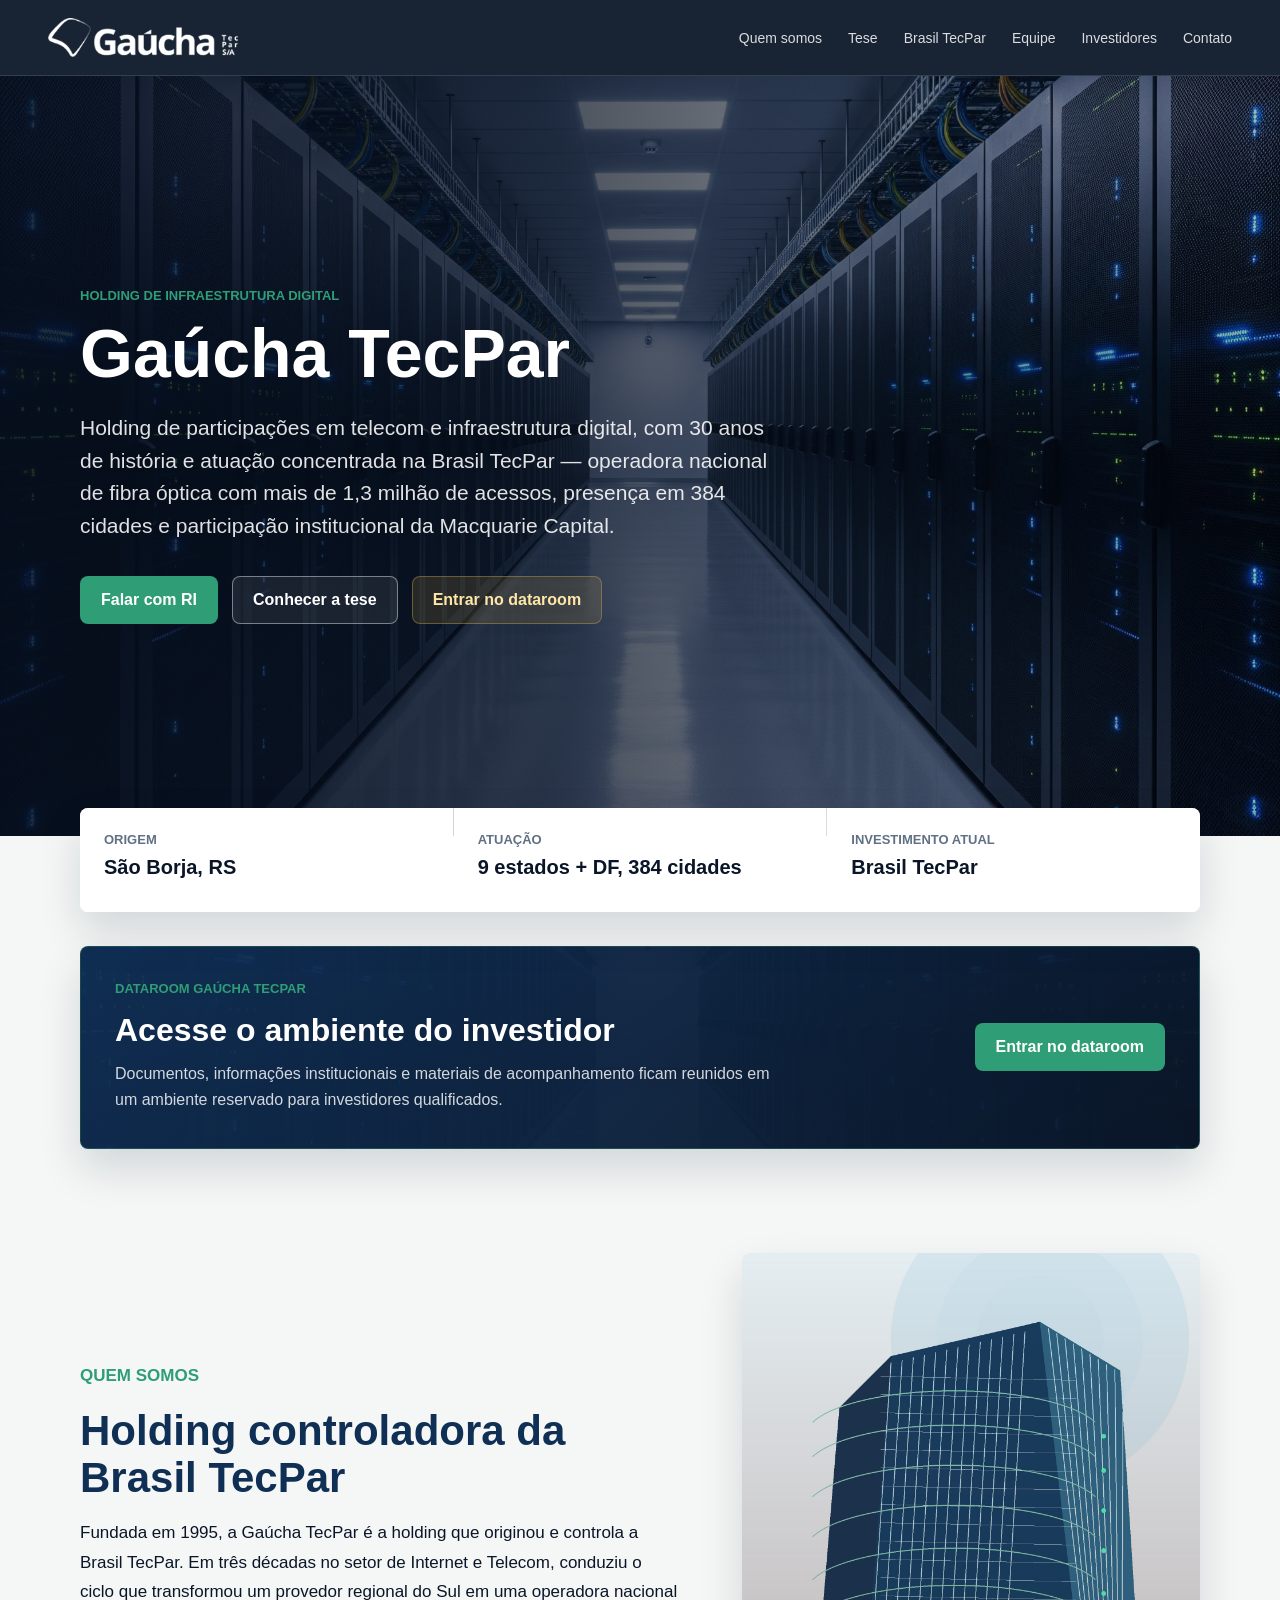
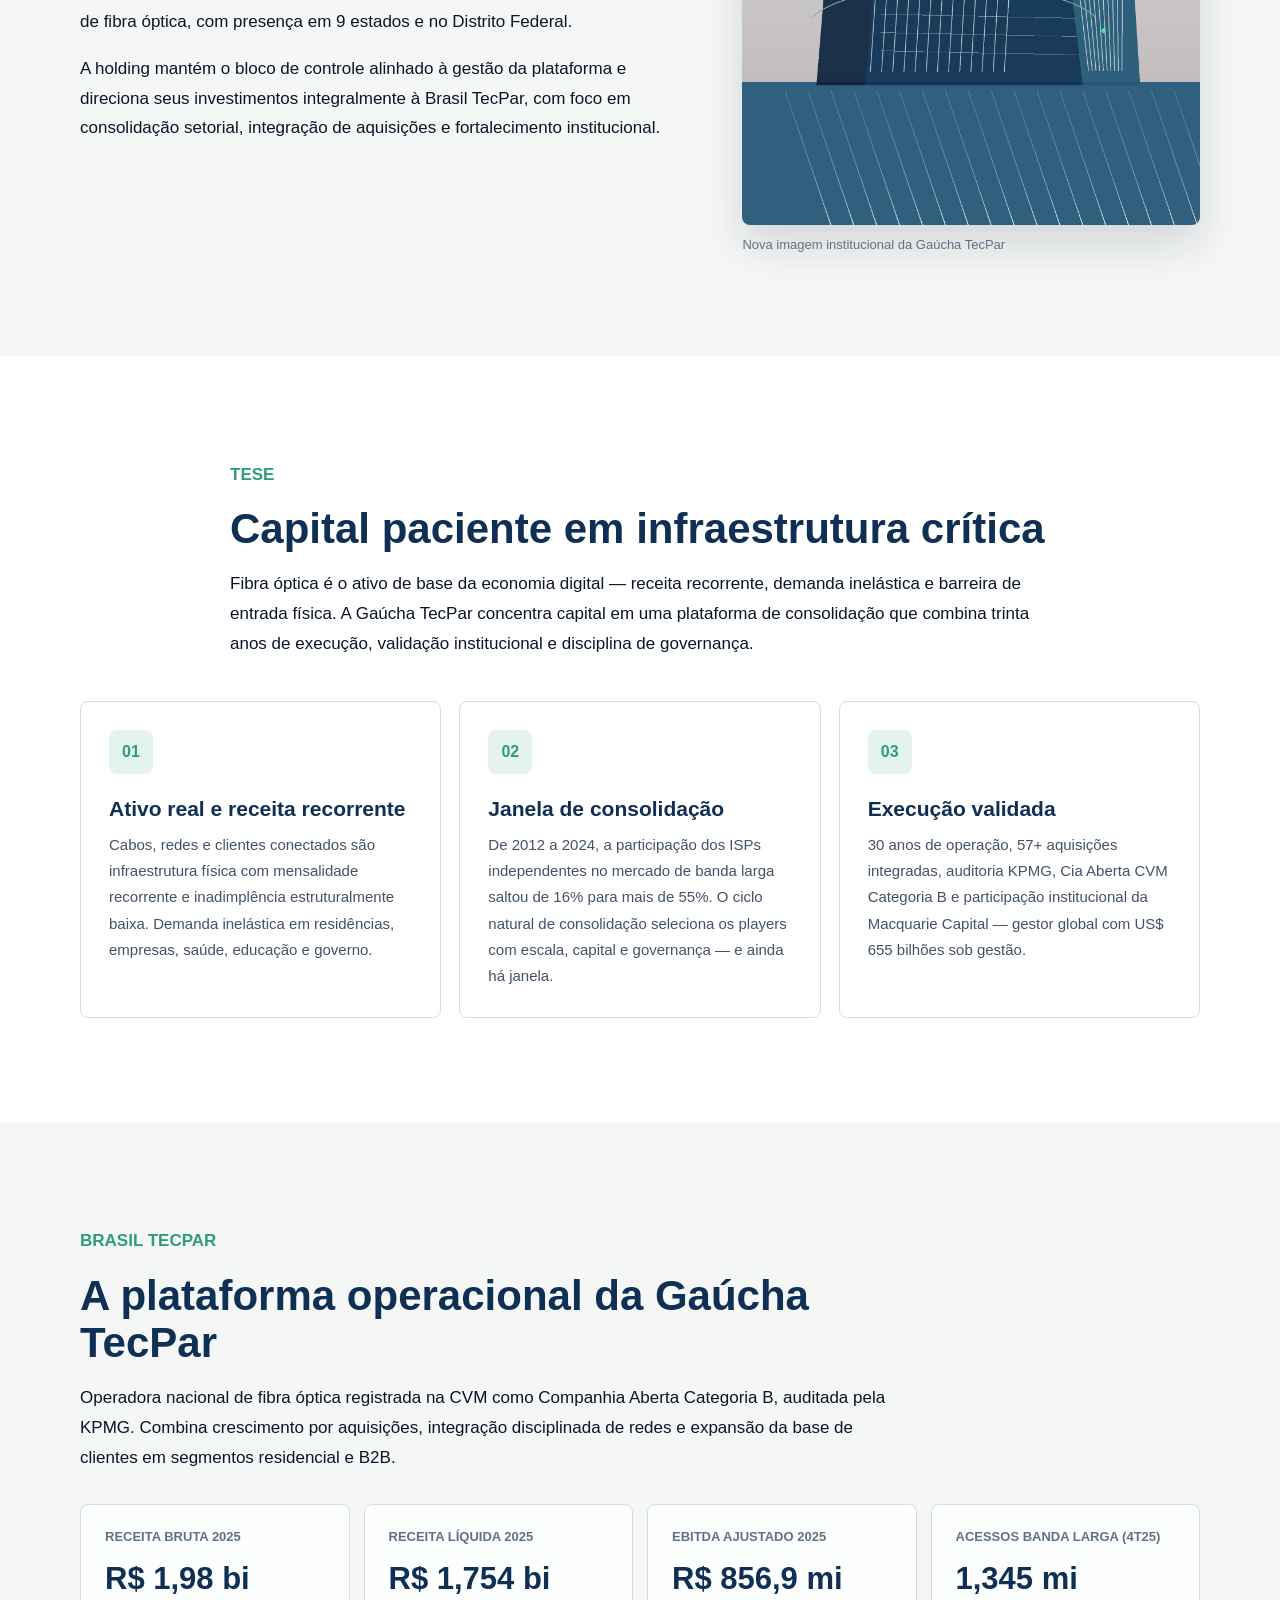
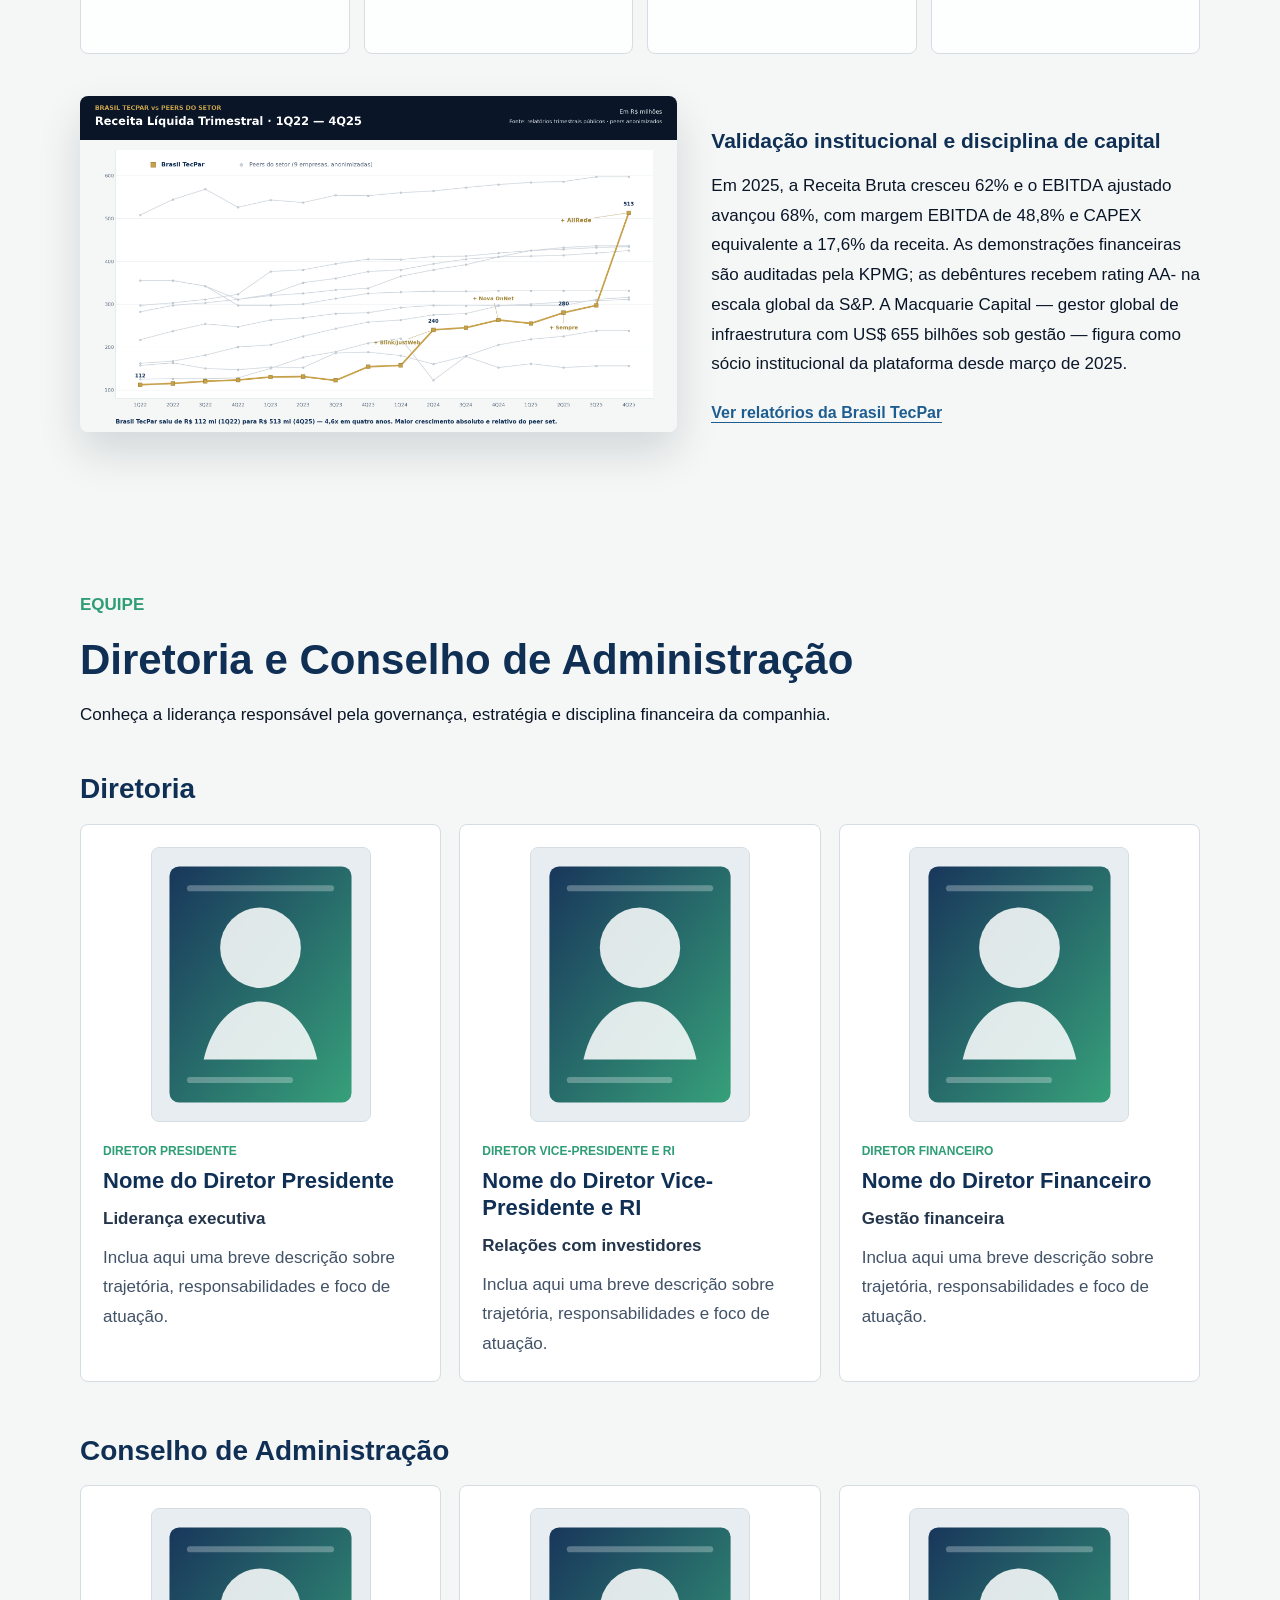
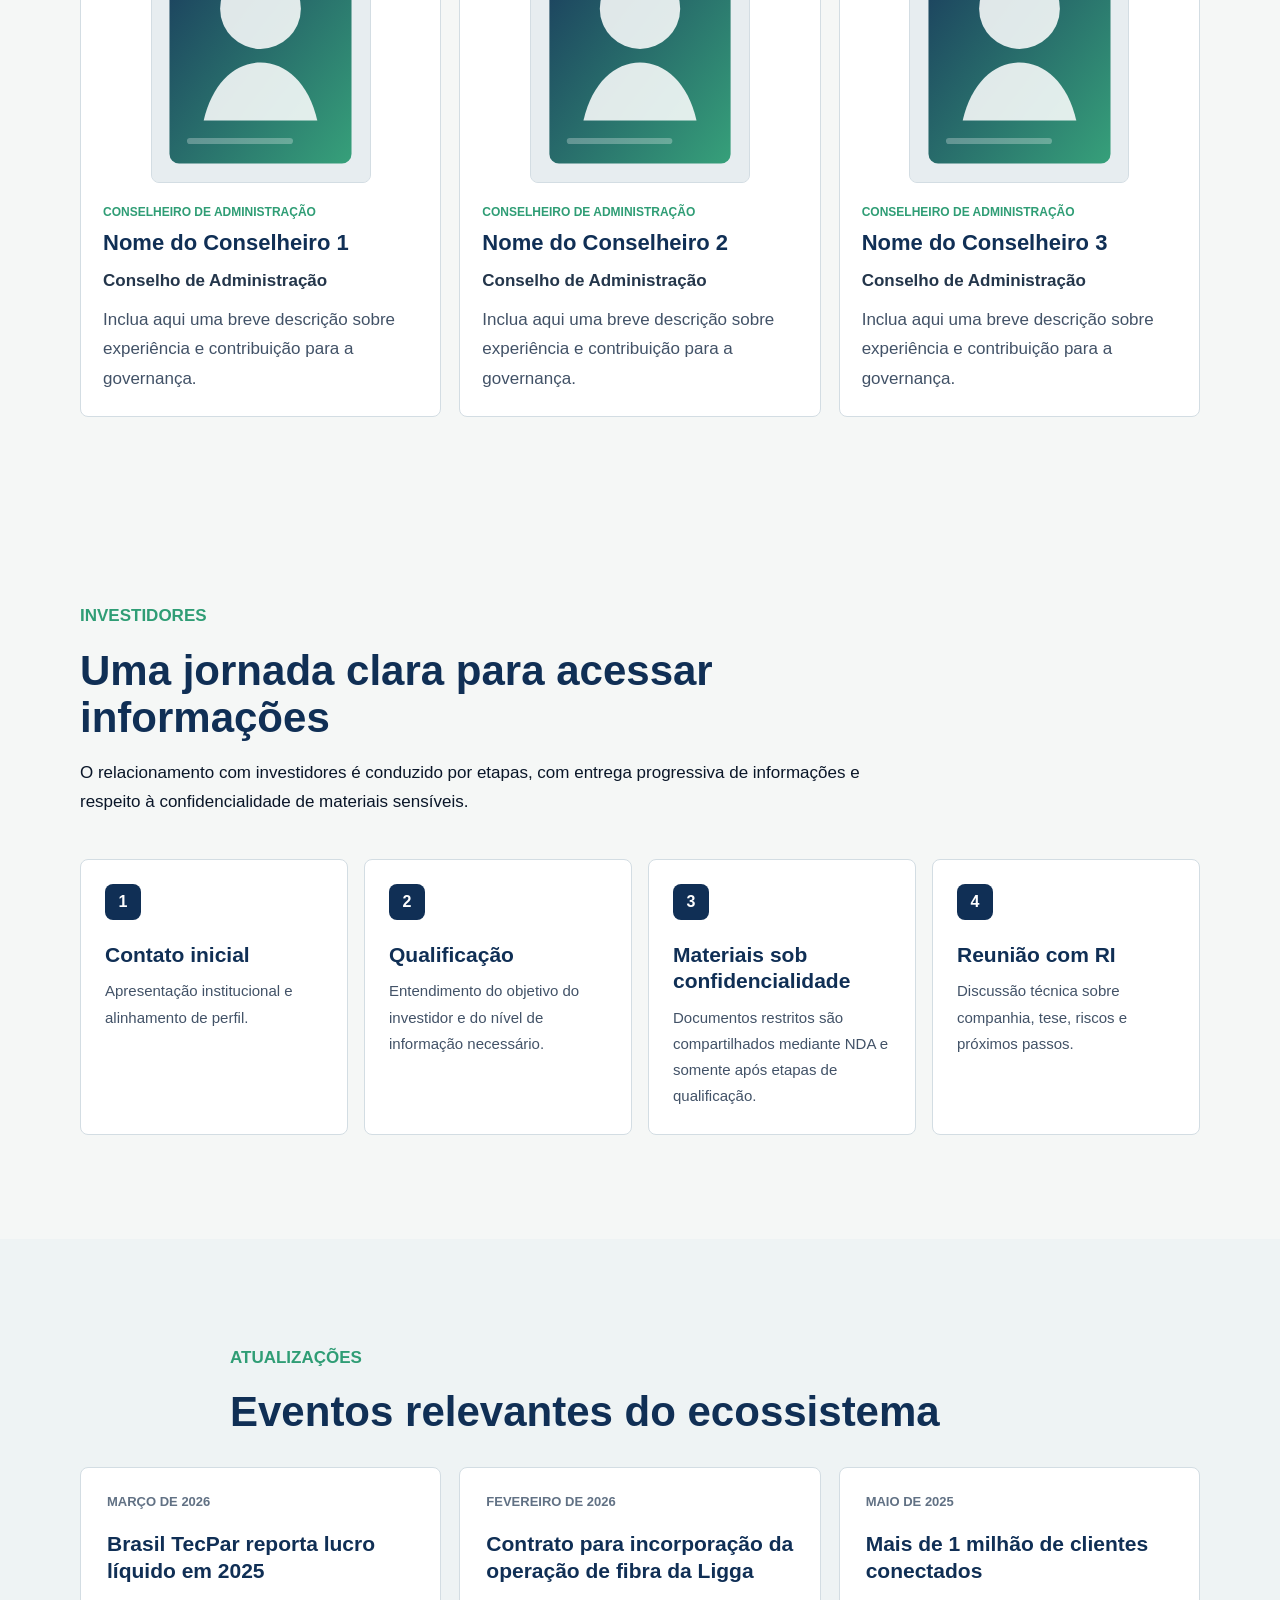
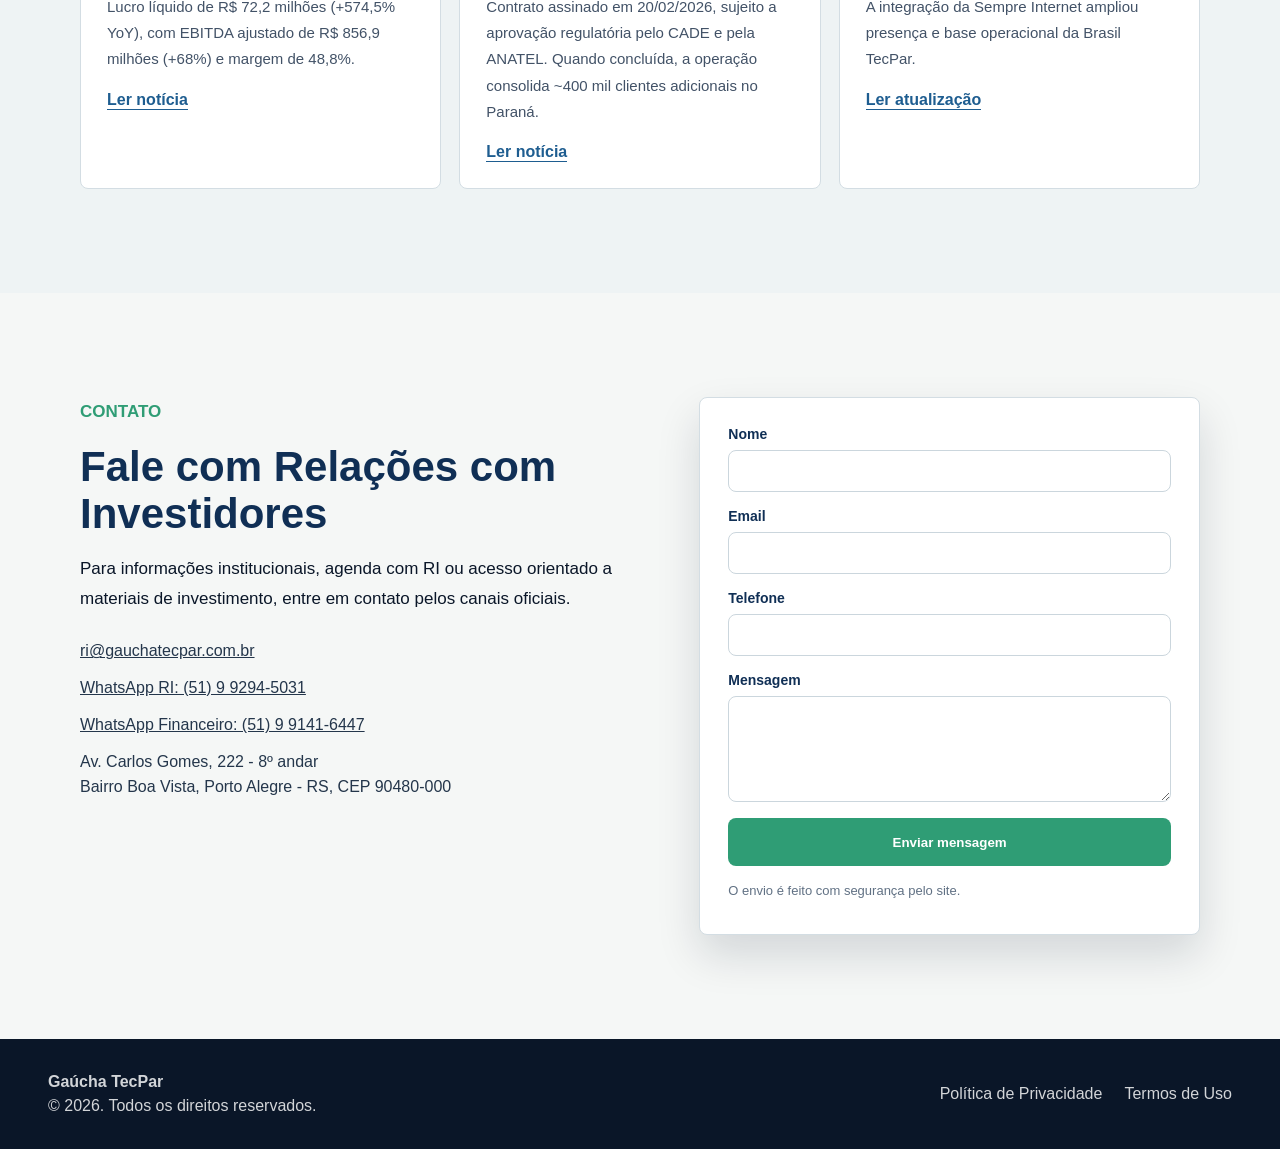
<file: index.html>
<!doctype html>
<html lang="pt-BR">
  <head>
    <meta charset="utf-8">
    <meta name="viewport" content="width=device-width, initial-scale=1">
    <meta name="description" content="Gaúcha TecPar: holding de participação em telecom e infraestrutura digital, com foco atual na Brasil TecPar." data-content-attr="site.description:content">
    <title data-content="site.title">Gaúcha TecPar | Investimentos em telecom e infraestrutura digital</title>
    <link rel="stylesheet" href="styles.css">
  </head>
  <body>
    <header class="site-header" data-header>
      <a class="brand" href="#topo" aria-label="Gaúcha TecPar">
        <img src="assets/logo-gauchatecpar.png" alt="Gaúcha TecPar">
      </a>

      <button class="menu-toggle" type="button" aria-expanded="false" aria-controls="site-nav" data-menu-toggle>
        <span></span>
        <span></span>
        <span></span>
      </button>

      <nav id="site-nav" class="site-nav" data-nav>
        <a href="#quem-somos">Quem somos</a>
        <a href="#tese">Tese</a>
        <a href="#brasil-tecpar">Brasil TecPar</a>
        <a href="#equipe">Equipe</a>
        <a href="#investidores">Investidores</a>
        <a href="#contato">Contato</a>
      </nav>
    </header>

    <main id="topo">
      <section class="hero" aria-label="Gaúcha TecPar">
        <div class="hero-inner">
          <p class="eyebrow" data-content="hero.eyebrow">Investimentos em TI e Telecom</p>
          <h1 data-content="hero.title">Gaúcha TecPar</h1>
          <p class="hero-copy" data-content="hero.copy">
            Holding de participação em telecom e infraestrutura digital. Hoje, seu foco de investimento está na Brasil TecPar, plataforma nacional de conectividade, data centers, telefonia e entretenimento.
          </p>
          <div class="hero-actions" aria-label="Ações principais">
            <a class="button primary" href="#contato" data-content="hero.primaryCta">Falar com RI</a>
            <a class="button secondary" href="#tese" data-content="hero.secondaryCta">Conhecer a tese</a>
            <a class="button dataroom-button" href="https://dataroom-gauchatecpar.nuvolahost.com.br/investidor" target="_blank" rel="noreferrer" data-content="dataroom.cta">Entrar no dataroom</a>
          </div>
        </div>
      </section>

      <section class="signal-bar" aria-label="Resumo institucional">
        <div class="signal-item">
          <span data-content="signals.origin.label">Origem</span>
          <strong data-content="signals.origin.value">Porto Alegre, RS</strong>
        </div>
        <div class="signal-item">
          <span data-content="signals.strategy.label">Estratégia</span>
          <strong data-content="signals.strategy.value">Telecom e infraestrutura digital</strong>
        </div>
        <div class="signal-item">
          <span data-content="signals.investment.label">Investimento atual</span>
          <strong data-content="signals.investment.value">Brasil TecPar</strong>
        </div>
      </section>

      <section class="dataroom-callout" aria-label="Dataroom Gaúcha TecPar">
        <div>
          <p class="section-label" data-content="dataroom.label">Dataroom Gaúcha TecPar</p>
          <h2 data-content="dataroom.title">Acesse o ambiente do investidor</h2>
          <p data-content="dataroom.copy">
            Documentos, informações institucionais e materiais de acompanhamento ficam reunidos em um ambiente reservado para investidores qualificados.
          </p>
        </div>
        <a class="button primary" href="https://dataroom-gauchatecpar.nuvolahost.com.br/investidor" target="_blank" rel="noreferrer" data-content="dataroom.cta">Entrar no dataroom</a>
      </section>

      <section id="quem-somos" class="section split-section">
        <div class="section-copy">
          <p class="section-label" data-content="about.label">Quem somos</p>
          <h2 data-content="about.title">A holding que deu origem à Brasil TecPar</h2>
          <p data-content="about.copy1">
            A Gaúcha TecPar foi a semente que deu origem à Brasil TecPar. Com base sólida no setor de Internet e Telecom, a holding direciona hoje seus investimentos exclusivamente para a Brasil TecPar, consolidando sua presença nacional em soluções de conectividade, data centers, telefonia e entretenimento.
          </p>
          <p data-content="about.copy2">
            A estratégia combina visão empreendedora, disciplina de consolidação e exposição a um mercado essencial para residências, empresas e comunidades.
          </p>
        </div>
        <figure class="media-panel">
          <img src="assets/gauchatecpar-sede-digital.jpg" alt="Imagem institucional da nova presença da Gaúcha TecPar">
          <figcaption data-content="about.caption">Nova imagem institucional da Gaúcha TecPar</figcaption>
        </figure>
      </section>

      <section id="tese" class="section thesis-section">
        <div class="section-heading">
          <p class="section-label" data-content="thesis.label">Tese</p>
          <h2 data-content="thesis.title">Participar da consolidação de um setor essencial</h2>
          <p data-content="thesis.copy">
            Banda larga, fibra óptica, serviços digitais e infraestrutura de dados formam uma das camadas críticas da economia moderna. A Gaúcha TecPar organiza sua atuação para capturar esse crescimento por meio de uma plataforma operacional em escala.
          </p>
        </div>

        <div class="thesis-grid">
          <article class="feature-card">
            <span class="feature-index">01</span>
            <h3 data-content="thesis.cards.0.title">Mercado fragmentado</h3>
            <p data-content="thesis.cards.0.copy">
              O setor brasileiro de ISPs segue pulverizado, criando espaço para consolidação por plataformas com capital, governança e capacidade de integração.
            </p>
          </article>
          <article class="feature-card">
            <span class="feature-index">02</span>
            <h3 data-content="thesis.cards.1.title">Receita recorrente</h3>
            <p data-content="thesis.cards.1.copy">
              Conectividade é serviço de uso contínuo, com demanda estrutural em residências, empresas, saúde, educação e governo.
            </p>
          </article>
          <article class="feature-card">
            <span class="feature-index">03</span>
            <h3 data-content="thesis.cards.2.title">Escala operacional</h3>
            <p data-content="thesis.cards.2.copy">
              A Brasil TecPar reúne marcas, rede, clientes e capacidade de execução para crescer em presença nacional e eficiência.
            </p>
          </article>
        </div>
      </section>

      <section id="brasil-tecpar" class="section brasil-section">
        <div class="section-heading compact">
          <p class="section-label" data-content="brasil.label">Brasil TecPar</p>
          <h2 data-content="brasil.title">A plataforma de investimento da Gaúcha TecPar</h2>
          <p data-content="brasil.copy">
            A Brasil TecPar atua com a premissa de crescer de forma sustentável, gerar valor para acionistas e contribuir para as comunidades onde está presente.
          </p>
        </div>

        <div class="metric-grid" aria-label="Indicadores 2025 da Brasil TecPar">
          <div class="metric-card">
            <span data-content="brasil.metrics.0.label">Receita líquida 2025</span>
            <strong data-content="brasil.metrics.0.value">R$ 1,754 bi</strong>
          </div>
          <div class="metric-card">
            <span data-content="brasil.metrics.1.label">EBITDA ajustado 2025</span>
            <strong data-content="brasil.metrics.1.value">R$ 856,9 mi</strong>
          </div>
          <div class="metric-card">
            <span data-content="brasil.metrics.2.label">Acessos banda larga</span>
            <strong data-content="brasil.metrics.2.value">1,345 mi</strong>
          </div>
          <div class="metric-card">
            <span data-content="brasil.metrics.3.label">Cidades atendidas</span>
            <strong data-content="brasil.metrics.3.value">384</strong>
          </div>
        </div>

        <div class="evidence-layout">
          <figure class="dashboard-frame">
            <img src="assets/dashboard-brasiltecpar-legivel.png?v=20260509" alt="Dashboard legível de resultados da Brasil TecPar no segundo trimestre de 2025">
          </figure>
          <div class="evidence-copy">
            <h3 data-content="brasil.evidenceTitle">Governança, escala e disciplina de execução</h3>
            <p data-content="brasil.evidenceCopy">
              A tese se apoia em uma combinação de crescimento orgânico, integração de aquisições e fortalecimento institucional. O foco é preservar uma trajetória de expansão sustentável em um segmento de infraestrutura essencial.
            </p>
            <a class="text-link" href="https://www.brasiltecpar.com.br/relatoriosanuais" target="_blank" rel="noreferrer" data-content="brasil.evidenceLink" data-content-attr="brasil.evidenceUrl:href">Ver relatórios da Brasil TecPar</a>
          </div>
        </div>
      </section>

      <section id="equipe" class="section leadership-section">
        <div class="section-heading">
          <p class="section-label" data-content="team.label">Equipe</p>
          <h2 data-content="team.title">Diretoria e Conselho de Administração</h2>
          <p data-content="team.copy">
            Conheça a liderança responsável pela governança, estratégia e disciplina financeira da companhia.
          </p>
        </div>

        <div class="leadership-group">
          <h3 data-content="team.executives.label">Diretoria</h3>
          <div class="people-grid" aria-label="Diretoria da companhia">
            <article class="person-card">
              <img src="assets/team-placeholder.svg" alt="Nome do Diretor Presidente" data-content-attr="team.executives.members.0.photo:src,team.executives.members.0.name:alt">
              <div class="person-body">
                <span data-content="team.executives.members.0.role">Diretor Presidente</span>
                <h4 data-content="team.executives.members.0.name">Nome do Diretor Presidente</h4>
                <p class="person-caption" data-content="team.executives.members.0.caption">Liderança executiva</p>
                <p class="person-description" data-content="team.executives.members.0.bio|team.executives.members.0.description">Inclua aqui uma breve descrição sobre trajetória, responsabilidades e foco de atuação.</p>
                <a class="person-link" href="" target="_blank" rel="noreferrer" data-content="team.executives.members.0.linkText" data-content-attr="team.executives.members.0.link:href"></a>
              </div>
            </article>
            <article class="person-card">
              <img src="assets/team-placeholder.svg" alt="Nome do Diretor Vice-Presidente e RI" data-content-attr="team.executives.members.1.photo:src,team.executives.members.1.name:alt">
              <div class="person-body">
                <span data-content="team.executives.members.1.role">Diretor Vice-Presidente e RI</span>
                <h4 data-content="team.executives.members.1.name">Nome do Diretor Vice-Presidente e RI</h4>
                <p class="person-caption" data-content="team.executives.members.1.caption">Relações com investidores</p>
                <p class="person-description" data-content="team.executives.members.1.bio|team.executives.members.1.description">Inclua aqui uma breve descrição sobre trajetória, responsabilidades e foco de atuação.</p>
                <a class="person-link" href="" target="_blank" rel="noreferrer" data-content="team.executives.members.1.linkText" data-content-attr="team.executives.members.1.link:href"></a>
              </div>
            </article>
            <article class="person-card">
              <img src="assets/team-placeholder.svg" alt="Nome do Diretor Financeiro" data-content-attr="team.executives.members.2.photo:src,team.executives.members.2.name:alt">
              <div class="person-body">
                <span data-content="team.executives.members.2.role">Diretor Financeiro</span>
                <h4 data-content="team.executives.members.2.name">Nome do Diretor Financeiro</h4>
                <p class="person-caption" data-content="team.executives.members.2.caption">Gestão financeira</p>
                <p class="person-description" data-content="team.executives.members.2.bio|team.executives.members.2.description">Inclua aqui uma breve descrição sobre trajetória, responsabilidades e foco de atuação.</p>
                <a class="person-link" href="" target="_blank" rel="noreferrer" data-content="team.executives.members.2.linkText" data-content-attr="team.executives.members.2.link:href"></a>
              </div>
            </article>
          </div>
        </div>

        <div class="leadership-group">
          <h3 data-content="team.board.label">Conselho de Administração</h3>
          <div class="people-grid" aria-label="Conselho de Administração">
            <article class="person-card">
              <img src="assets/team-placeholder.svg" alt="Nome do Conselheiro 1" data-content-attr="team.board.members.0.photo:src,team.board.members.0.name:alt">
              <div class="person-body">
                <span data-content="team.board.members.0.role">Conselheiro de Administração</span>
                <h4 data-content="team.board.members.0.name">Nome do Conselheiro 1</h4>
                <p class="person-caption" data-content="team.board.members.0.caption">Conselho de Administração</p>
                <p class="person-description" data-content="team.board.members.0.bio|team.board.members.0.description">Inclua aqui uma breve descrição sobre experiência e contribuição para a governança.</p>
                <a class="person-link" href="" target="_blank" rel="noreferrer" data-content="team.board.members.0.linkText" data-content-attr="team.board.members.0.link:href"></a>
              </div>
            </article>
            <article class="person-card">
              <img src="assets/team-placeholder.svg" alt="Nome do Conselheiro 2" data-content-attr="team.board.members.1.photo:src,team.board.members.1.name:alt">
              <div class="person-body">
                <span data-content="team.board.members.1.role">Conselheiro de Administração</span>
                <h4 data-content="team.board.members.1.name">Nome do Conselheiro 2</h4>
                <p class="person-caption" data-content="team.board.members.1.caption">Conselho de Administração</p>
                <p class="person-description" data-content="team.board.members.1.bio|team.board.members.1.description">Inclua aqui uma breve descrição sobre experiência e contribuição para a governança.</p>
                <a class="person-link" href="" target="_blank" rel="noreferrer" data-content="team.board.members.1.linkText" data-content-attr="team.board.members.1.link:href"></a>
              </div>
            </article>
            <article class="person-card">
              <img src="assets/team-placeholder.svg" alt="Nome do Conselheiro 3" data-content-attr="team.board.members.2.photo:src,team.board.members.2.name:alt">
              <div class="person-body">
                <span data-content="team.board.members.2.role">Conselheiro de Administração</span>
                <h4 data-content="team.board.members.2.name">Nome do Conselheiro 3</h4>
                <p class="person-caption" data-content="team.board.members.2.caption">Conselho de Administração</p>
                <p class="person-description" data-content="team.board.members.2.bio|team.board.members.2.description">Inclua aqui uma breve descrição sobre experiência e contribuição para a governança.</p>
                <a class="person-link" href="" target="_blank" rel="noreferrer" data-content="team.board.members.2.linkText" data-content-attr="team.board.members.2.link:href"></a>
              </div>
            </article>
          </div>
        </div>
      </section>

      <section id="investidores" class="section journey-section">
        <div class="section-heading">
          <p class="section-label" data-content="investors.label">Investidores</p>
          <h2 data-content="investors.title">Uma jornada clara para acessar informações</h2>
          <p data-content="investors.copy">
            O relacionamento com investidores é conduzido por etapas, com entrega progressiva de informações e respeito à confidencialidade de materiais sensíveis.
          </p>
        </div>

        <ol class="journey-list">
          <li>
            <span>1</span>
            <div>
              <h3 data-content="investors.steps.0.title">Contato inicial</h3>
              <p data-content="investors.steps.0.copy">Apresentação institucional e alinhamento de perfil.</p>
            </div>
          </li>
          <li>
            <span>2</span>
            <div>
              <h3 data-content="investors.steps.1.title">Qualificação</h3>
              <p data-content="investors.steps.1.copy">Entendimento do objetivo do investidor e do nível de informação necessário.</p>
            </div>
          </li>
          <li>
            <span>3</span>
            <div>
              <h3 data-content="investors.steps.2.title">Materiais sob confidencialidade</h3>
              <p data-content="investors.steps.2.copy">Documentos restritos são compartilhados apenas quando aplicável e mediante procedimento próprio.</p>
            </div>
          </li>
          <li>
            <span>4</span>
            <div>
              <h3 data-content="investors.steps.3.title">Reunião com RI</h3>
              <p data-content="investors.steps.3.copy">Discussão técnica sobre companhia, tese, riscos e próximos passos.</p>
            </div>
          </li>
        </ol>
      </section>

      <section class="section updates-section">
        <div class="section-heading compact">
          <p class="section-label" data-content="updates.label">Atualizações</p>
          <h2 data-content="updates.title">Eventos relevantes do ecossistema</h2>
        </div>

        <div class="updates-grid">
          <article class="news-card">
            <time datetime="2026-03-06" data-content="updates.items.0.date">Março de 2026</time>
            <h3 data-content="updates.items.0.title">Brasil TecPar reporta lucro líquido em 2025</h3>
            <p data-content="updates.items.0.copy">Resultado anual refletiu expansão por aquisições e crescimento da base de assinantes.</p>
            <a href="https://teletime.com.br/06/03/2026/puxada-por-aquisicoes-brasil-tecpar-tem-lucro-de-r-72-milhoes-em-2025/" target="_blank" rel="noreferrer" data-content="updates.items.0.linkText" data-content-attr="updates.items.0.link:href">Ler notícia</a>
          </article>
          <article class="news-card">
            <time datetime="2026-02-20" data-content="updates.items.1.date">Fevereiro de 2026</time>
            <h3 data-content="updates.items.1.title">Aquisição da operação de banda larga da Ligga</h3>
            <p data-content="updates.items.1.copy">Operação anunciada para fortalecer presença e escala no segmento de fibra óptica.</p>
            <a href="https://teletime.com.br/20/02/2026/brasil-tecpar-compra-operacao-de-banda-larga-da-ligga/" target="_blank" rel="noreferrer" data-content="updates.items.1.linkText" data-content-attr="updates.items.1.link:href">Ler notícia</a>
          </article>
          <article class="news-card">
            <time datetime="2025-05-01" data-content="updates.items.2.date">Maio de 2025</time>
            <h3 data-content="updates.items.2.title">Mais de 1 milhão de clientes conectados</h3>
            <p data-content="updates.items.2.copy">A integração da Sempre Internet ampliou presença e base operacional da Brasil TecPar.</p>
            <a href="https://www.brasiltecpar.com.br/post/brasil-tecpar-conclui-aquisic-a-o-da-sempre-internet-e-ultrapassa-1-2-milha-o-de-clientes-conectados" target="_blank" rel="noreferrer" data-content="updates.items.2.linkText" data-content-attr="updates.items.2.link:href">Ler atualização</a>
          </article>
        </div>
      </section>

      <section id="contato" class="contact-section">
        <div class="contact-copy">
          <p class="section-label" data-content="contact.label">Contato</p>
          <h2 data-content="contact.title">Fale com Relações com Investidores</h2>
          <p data-content="contact.copy">
            Para informações institucionais, agenda com RI ou acesso orientado a materiais de investimento, entre em contato pelos canais oficiais.
          </p>

          <div class="contact-list">
            <a href="mailto:ri@gauchatecpar.com.br" data-content="contact.email">ri@gauchatecpar.com.br</a>
            <a href="https://wa.me/5551992945031" target="_blank" rel="noreferrer" data-content="contact.whatsappRi">WhatsApp RI: (51) 9 9294-5031</a>
            <a href="https://wa.me/5551991416447" target="_blank" rel="noreferrer" data-content="contact.whatsappFinance">WhatsApp Financeiro: (51) 9 9141-6447</a>
            <address data-content="contact.address" data-content-format="lines">
              Av. Carlos Gomes, 222 - 8º andar<br>
              Bairro Boa Vista, Porto Alegre - RS, CEP 90480-000
            </address>
          </div>
        </div>

        <form class="contact-form" action="/send-contact" method="post" data-contact-form>
          <label class="hidden-field" aria-hidden="true">
            Empresa
            <input name="empresa" tabindex="-1" autocomplete="off">
          </label>
          <label>
            Nome
            <input name="nome" autocomplete="name" required>
          </label>
          <label>
            Email
            <input type="email" name="email" autocomplete="email" required>
          </label>
          <label>
            Telefone
            <input name="telefone" autocomplete="tel">
          </label>
          <label>
            Mensagem
            <textarea name="mensagem" rows="5" required></textarea>
          </label>
          <button class="button primary" type="submit" data-content="contact.formButton">Enviar mensagem</button>
          <p class="form-note" data-form-note data-content="contact.formNote">O envio é feito com segurança pelo site.</p>
        </form>
      </section>
    </main>

    <footer class="site-footer">
      <div>
        <strong data-content="footer.brand">Gaúcha TecPar</strong>
        <p data-content="footer.copy">© 2026. Todos os direitos reservados.</p>
      </div>
      <div class="footer-links">
        <a href="politica-de-privacidade.html" data-content="footer.privacy">Política de Privacidade</a>
        <a href="termos-de-uso.html" data-content="footer.terms">Termos de Uso</a>
      </div>
    </footer>

    <script src="script.js"></script>
  </body>
</html>
</file>
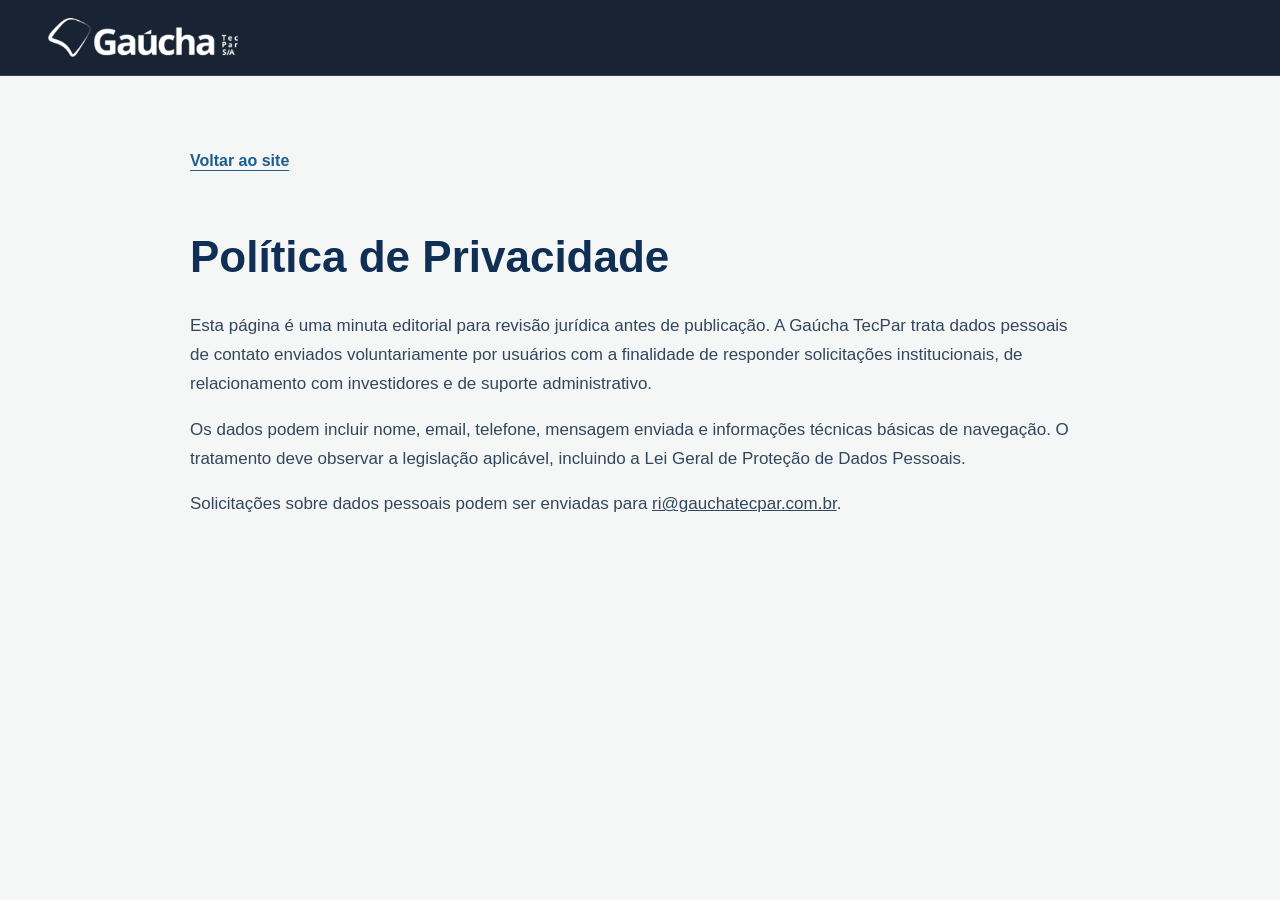
<file: politica-de-privacidade.html>
<!doctype html>
<html lang="pt-BR">
  <head>
    <meta charset="utf-8">
    <meta name="viewport" content="width=device-width, initial-scale=1">
    <title>Política de Privacidade | Gaúcha TecPar</title>
    <link rel="stylesheet" href="styles.css">
  </head>
  <body class="legal-page">
    <header class="site-header">
      <a class="brand" href="index.html" aria-label="Gaúcha TecPar">
        <img src="assets/logo-gauchatecpar.png" alt="Gaúcha TecPar">
      </a>
    </header>
    <main class="legal-shell">
      <a class="back-link" href="index.html">Voltar ao site</a>
      <h1>Política de Privacidade</h1>
      <p>
        Esta página é uma minuta editorial para revisão jurídica antes de publicação. A Gaúcha TecPar trata dados pessoais de contato enviados voluntariamente por usuários com a finalidade de responder solicitações institucionais, de relacionamento com investidores e de suporte administrativo.
      </p>
      <p>
        Os dados podem incluir nome, email, telefone, mensagem enviada e informações técnicas básicas de navegação. O tratamento deve observar a legislação aplicável, incluindo a Lei Geral de Proteção de Dados Pessoais.
      </p>
      <p>
        Solicitações sobre dados pessoais podem ser enviadas para <a href="mailto:ri@gauchatecpar.com.br">ri@gauchatecpar.com.br</a>.
      </p>
    </main>
  </body>
</html>
</file>
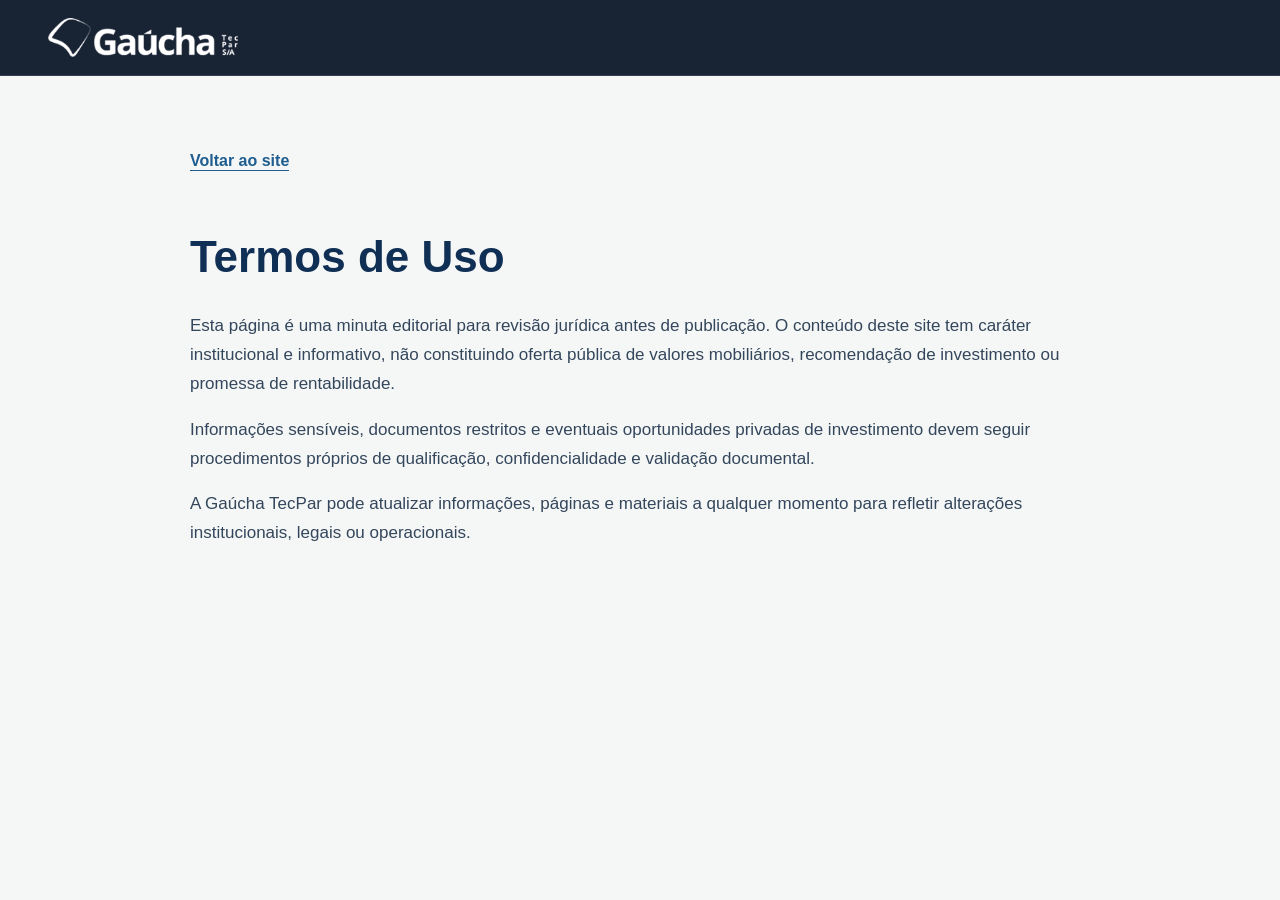
<file: termos-de-uso.html>
<!doctype html>
<html lang="pt-BR">
  <head>
    <meta charset="utf-8">
    <meta name="viewport" content="width=device-width, initial-scale=1">
    <title>Termos de Uso | Gaúcha TecPar</title>
    <link rel="stylesheet" href="styles.css">
  </head>
  <body class="legal-page">
    <header class="site-header">
      <a class="brand" href="index.html" aria-label="Gaúcha TecPar">
        <img src="assets/logo-gauchatecpar.png" alt="Gaúcha TecPar">
      </a>
    </header>
    <main class="legal-shell">
      <a class="back-link" href="index.html">Voltar ao site</a>
      <h1>Termos de Uso</h1>
      <p>
        Esta página é uma minuta editorial para revisão jurídica antes de publicação. O conteúdo deste site tem caráter institucional e informativo, não constituindo oferta pública de valores mobiliários, recomendação de investimento ou promessa de rentabilidade.
      </p>
      <p>
        Informações sensíveis, documentos restritos e eventuais oportunidades privadas de investimento devem seguir procedimentos próprios de qualificação, confidencialidade e validação documental.
      </p>
      <p>
        A Gaúcha TecPar pode atualizar informações, páginas e materiais a qualquer momento para refletir alterações institucionais, legais ou operacionais.
      </p>
    </main>
  </body>
</html>
</file>
<file: styles.css>
:root {
  --ink: #0a1628;
  --navy: #102f55;
  --blue: #1e5d90;
  --green: #2f9d75;
  --gold: #c7a14a;
  --paper: #f5f7f6;
  --mist: #e7edf0;
  --line: #d3dde3;
  --white: #ffffff;
  --muted: #617184;
  --shadow: 0 20px 44px rgba(10, 22, 40, 0.14);
}

* {
  box-sizing: border-box;
}

html {
  scroll-behavior: smooth;
  overflow-x: hidden;
}

body {
  margin: 0;
  font-family: "Segoe UI", Arial, sans-serif;
  color: var(--ink);
  background: var(--paper);
  overflow-x: hidden;
}

body.menu-open {
  overflow: hidden;
}

img {
  display: block;
  max-width: 100%;
}

a {
  color: inherit;
}

.site-header {
  position: sticky;
  top: 0;
  z-index: 50;
  height: 76px;
  display: flex;
  align-items: center;
  justify-content: space-between;
  gap: 32px;
  padding: 0 48px;
  background: rgba(10, 22, 40, 0.94);
  border-bottom: 1px solid rgba(255, 255, 255, 0.12);
  backdrop-filter: blur(12px);
}

.brand {
  display: inline-flex;
  align-items: center;
  width: 190px;
  min-width: 150px;
}

.brand img {
  width: 100%;
  height: auto;
}

.site-nav {
  display: flex;
  align-items: center;
  gap: 26px;
  color: var(--white);
  font-size: 14px;
}

.site-nav a {
  text-decoration: none;
  opacity: 0.84;
}

.site-nav a:hover,
.site-nav a:focus-visible {
  opacity: 1;
  color: #b7e1d3;
}

.menu-toggle {
  display: none;
  width: 42px;
  height: 42px;
  border: 1px solid rgba(255, 255, 255, 0.26);
  border-radius: 8px;
  background: transparent;
  padding: 9px;
}

.menu-toggle span {
  display: block;
  width: 100%;
  height: 2px;
  margin: 5px 0;
  background: var(--white);
}

.hero {
  min-height: calc(100svh - 140px);
  display: flex;
  align-items: center;
  color: var(--white);
  background:
    linear-gradient(90deg, rgba(6, 15, 30, 0.88) 0%, rgba(6, 15, 30, 0.72) 42%, rgba(6, 15, 30, 0.28) 100%),
    url("assets/datacenter-hero.jpg") center / cover no-repeat;
}

.hero-inner {
  width: min(1120px, calc(100% - 48px));
  margin: 0 auto;
  padding: 72px 0;
}

.eyebrow,
.section-label {
  margin: 0 0 16px;
  color: var(--green);
  font-size: 13px;
  font-weight: 700;
  text-transform: uppercase;
}

.hero h1 {
  max-width: 760px;
  margin: 0;
  font-size: 68px;
  line-height: 1.02;
}

.hero-copy {
  max-width: 700px;
  margin: 24px 0 0;
  font-size: 21px;
  line-height: 1.55;
  color: rgba(255, 255, 255, 0.88);
}

.hero-actions {
  display: flex;
  flex-wrap: wrap;
  gap: 14px;
  margin-top: 34px;
}

.button {
  display: inline-flex;
  min-height: 48px;
  align-items: center;
  justify-content: center;
  border: 1px solid transparent;
  border-radius: 8px;
  padding: 13px 20px;
  font-weight: 700;
  text-decoration: none;
  cursor: pointer;
}

.button.primary {
  background: var(--green);
  color: var(--white);
}

.button.primary:hover,
.button.primary:focus-visible {
  background: #268361;
}

.button.secondary {
  border-color: rgba(255, 255, 255, 0.42);
  color: var(--white);
  background: rgba(255, 255, 255, 0.08);
}

.button.secondary:hover,
.button.secondary:focus-visible {
  border-color: rgba(255, 255, 255, 0.78);
}

.button.dataroom-button {
  border-color: rgba(199, 161, 74, 0.42);
  background: rgba(199, 161, 74, 0.16);
  color: #ffe6a8;
}

.button.dataroom-button:hover,
.button.dataroom-button:focus-visible {
  border-color: rgba(255, 230, 168, 0.82);
  background: rgba(199, 161, 74, 0.26);
}

.signal-bar {
  width: min(1120px, calc(100% - 48px));
  margin: -28px auto 0;
  display: grid;
  grid-template-columns: repeat(3, 1fr);
  gap: 1px;
  background: rgba(255, 255, 255, 0.8);
  border-radius: 8px;
  box-shadow: var(--shadow);
  overflow: hidden;
  position: relative;
  z-index: 3;
}

.signal-item {
  min-height: 104px;
  padding: 24px;
  background: var(--white);
}

.signal-item span,
.metric-card span,
.news-card time {
  display: block;
  color: var(--muted);
  font-size: 13px;
  font-weight: 700;
  text-transform: uppercase;
}

.signal-item strong {
  display: block;
  margin-top: 8px;
  font-size: 20px;
  line-height: 1.25;
}

.dataroom-callout {
  width: min(1120px, calc(100% - 48px));
  margin: 34px auto 0;
  display: grid;
  grid-template-columns: minmax(0, 1fr) auto;
  gap: 28px;
  align-items: center;
  padding: 34px;
  border: 1px solid rgba(47, 157, 117, 0.32);
  border-radius: 8px;
  background:
    linear-gradient(135deg, rgba(16, 47, 85, 0.96), rgba(10, 22, 40, 0.96)),
    url("assets/datacenter-hero.jpg") center / cover no-repeat;
  color: var(--white);
  box-shadow: var(--shadow);
}

.dataroom-callout h2 {
  margin: 0;
  font-size: 32px;
  line-height: 1.15;
}

.dataroom-callout p:not(.section-label) {
  max-width: 680px;
  margin: 12px 0 0;
  color: rgba(255, 255, 255, 0.82);
  font-size: 16px;
  line-height: 1.65;
}

.dataroom-callout .button {
  min-width: 190px;
}

.section {
  width: min(1120px, calc(100% - 48px));
  margin: 0 auto;
  padding: 104px 0;
}

.section h2 {
  margin: 0;
  color: var(--navy);
  font-size: 42px;
  line-height: 1.12;
}

.section p {
  font-size: 17px;
  line-height: 1.75;
}

.section-heading {
  max-width: 820px;
  margin-bottom: 42px;
}

.section-heading.compact {
  margin-bottom: 32px;
}

.split-section {
  display: grid;
  grid-template-columns: minmax(0, 1.02fr) minmax(360px, 0.78fr);
  gap: 64px;
  align-items: center;
}

.section-copy p:last-child {
  margin-bottom: 0;
}

.media-panel {
  margin: 0;
}

.media-panel img,
.dashboard-frame img {
  width: 100%;
  aspect-ratio: 4 / 5;
  object-fit: cover;
  border-radius: 8px;
  box-shadow: var(--shadow);
}

.media-panel figcaption {
  margin-top: 12px;
  color: var(--muted);
  font-size: 13px;
}

.thesis-section {
  width: 100%;
  max-width: none;
  background: var(--white);
}

.thesis-section > * {
  width: min(1120px, calc(100% - 48px));
  margin-left: auto;
  margin-right: auto;
}

.thesis-grid {
  display: grid;
  grid-template-columns: repeat(3, 1fr);
  gap: 18px;
}

.feature-card,
.metric-card,
.news-card {
  border: 1px solid var(--line);
  border-radius: 8px;
  background: var(--white);
}

.feature-card {
  min-height: 292px;
  padding: 28px;
}

.feature-index {
  display: inline-flex;
  width: 44px;
  height: 44px;
  align-items: center;
  justify-content: center;
  border-radius: 8px;
  background: #e4f3ee;
  color: var(--green);
  font-weight: 800;
}

.feature-card h3,
.evidence-copy h3,
.journey-list h3,
.news-card h3 {
  margin: 22px 0 10px;
  color: var(--navy);
  font-size: 21px;
  line-height: 1.25;
}

.feature-card p,
.news-card p,
.journey-list p {
  margin: 0;
  color: #425267;
  font-size: 15px;
}

.brasil-section {
  padding-bottom: 72px;
}

.metric-grid {
  display: grid;
  grid-template-columns: repeat(4, 1fr);
  gap: 14px;
}

.metric-card {
  min-height: 150px;
  padding: 24px;
  background: #fdfefe;
}

.metric-card strong {
  display: block;
  margin-top: 18px;
  color: var(--navy);
  font-size: 31px;
  line-height: 1.1;
}

.evidence-layout {
  display: grid;
  grid-template-columns: minmax(0, 1.1fr) minmax(320px, 0.9fr);
  gap: 34px;
  align-items: center;
  margin-top: 42px;
}

.dashboard-frame {
  margin: 0;
}

.dashboard-frame img {
  aspect-ratio: 16 / 9;
}

.evidence-copy {
  padding: 8px 0;
}

.text-link {
  display: inline-flex;
  margin-top: 8px;
  color: var(--blue);
  font-weight: 700;
  text-decoration: none;
  border-bottom: 1px solid currentColor;
}

.leadership-section {
  padding-top: 86px;
}

.leadership-group + .leadership-group {
  margin-top: 52px;
}

.leadership-group h3 {
  margin: 0 0 18px;
  color: var(--navy);
  font-size: 28px;
  line-height: 1.2;
}

.people-grid {
  display: grid;
  grid-template-columns: repeat(3, 1fr);
  gap: 18px;
}

.person-card {
  display: flex;
  min-height: 100%;
  flex-direction: column;
  overflow: hidden;
  border: 1px solid var(--line);
  border-radius: 8px;
  background: var(--white);
}

.person-card img {
  width: min(calc(100% - 44px), 220px);
  aspect-ratio: 4 / 5;
  align-self: center;
  margin-top: 22px;
  object-fit: cover;
  border: 1px solid var(--line);
  border-radius: 8px;
  background: var(--mist);
}

.person-body {
  display: grid;
  gap: 9px;
  padding: 22px;
}

.person-body span {
  color: var(--green);
  font-size: 12px;
  font-weight: 800;
  line-height: 1.3;
  text-transform: uppercase;
}

.person-body h4 {
  margin: 0;
  color: var(--navy);
  font-size: 22px;
  line-height: 1.22;
}

.person-caption,
.person-description {
  margin: 0;
  font-size: 15px;
  line-height: 1.58;
}

.person-caption {
  color: #24364b;
  font-weight: 700;
}

.person-description {
  color: #425267;
}

.person-link {
  display: inline-flex;
  width: fit-content;
  margin-top: 4px;
  color: var(--blue);
  font-size: 14px;
  font-weight: 800;
  text-decoration: none;
  border-bottom: 1px solid currentColor;
}

.person-link:empty {
  display: none;
}

.journey-section {
  padding-top: 80px;
}

.journey-list {
  list-style: none;
  display: grid;
  grid-template-columns: repeat(4, 1fr);
  gap: 16px;
  margin: 0;
  padding: 0;
}

.journey-list li {
  min-height: 228px;
  padding: 24px;
  border: 1px solid var(--line);
  border-radius: 8px;
  background: var(--white);
}

.journey-list span {
  display: inline-flex;
  width: 36px;
  height: 36px;
  align-items: center;
  justify-content: center;
  border-radius: 8px;
  background: var(--navy);
  color: var(--white);
  font-weight: 800;
}

.updates-section {
  width: 100%;
  max-width: none;
  background: #eef3f4;
}

.updates-section > * {
  width: min(1120px, calc(100% - 48px));
  margin-left: auto;
  margin-right: auto;
}

.updates-grid {
  display: grid;
  grid-template-columns: repeat(3, 1fr);
  gap: 18px;
}

.news-card {
  min-height: 270px;
  padding: 26px;
}

.news-card a {
  display: inline-flex;
  margin-top: 18px;
  color: var(--blue);
  font-weight: 700;
  text-decoration: none;
  border-bottom: 1px solid currentColor;
}

.contact-section {
  display: grid;
  grid-template-columns: minmax(0, 0.9fr) minmax(360px, 0.8fr);
  gap: 56px;
  width: min(1120px, calc(100% - 48px));
  margin: 0 auto;
  padding: 104px 0;
}

.contact-copy h2 {
  margin: 0;
  color: var(--navy);
  font-size: 42px;
  line-height: 1.12;
}

.contact-copy p {
  font-size: 17px;
  line-height: 1.75;
}

.contact-list {
  display: grid;
  gap: 12px;
  margin-top: 26px;
}

.contact-list a,
.contact-list address {
  color: #24364b;
  font-style: normal;
  line-height: 1.55;
}

.contact-form {
  display: grid;
  gap: 16px;
  padding: 28px;
  border: 1px solid var(--line);
  border-radius: 8px;
  background: var(--white);
  box-shadow: var(--shadow);
}

.hidden-field {
  position: absolute;
  left: -9999px;
  width: 1px;
  height: 1px;
  overflow: hidden;
}

.contact-form label {
  display: grid;
  gap: 8px;
  color: var(--navy);
  font-size: 14px;
  font-weight: 700;
}

.contact-form input,
.contact-form textarea {
  width: 100%;
  border: 1px solid #cbd6dd;
  border-radius: 8px;
  padding: 12px 13px;
  color: var(--ink);
  font: inherit;
  resize: vertical;
}

.contact-form input:focus,
.contact-form textarea:focus {
  outline: 3px solid rgba(47, 157, 117, 0.18);
  border-color: var(--green);
}

.contact-form .button {
  width: 100%;
}

.contact-form .button:disabled {
  cursor: wait;
  opacity: 0.7;
}

.form-note {
  min-height: 24px;
  margin: 0;
  color: var(--muted);
  font-size: 13px;
  line-height: 1.4;
}

.form-note.is-success {
  color: #186c4e;
}

.form-note.is-error {
  color: #a3372a;
}

.site-footer {
  display: flex;
  align-items: center;
  justify-content: space-between;
  gap: 24px;
  padding: 34px 48px;
  color: rgba(255, 255, 255, 0.82);
  background: var(--ink);
}

.site-footer p {
  margin: 6px 0 0;
}

.footer-links {
  display: flex;
  gap: 22px;
}

.footer-links a {
  color: rgba(255, 255, 255, 0.82);
  text-decoration: none;
}

.footer-links a:hover,
.footer-links a:focus-visible {
  color: #b7e1d3;
}

.legal-page {
  background: var(--paper);
}

.legal-shell {
  width: min(900px, calc(100% - 48px));
  margin: 0 auto;
  padding: 76px 0 100px;
}

.legal-shell h1 {
  color: var(--navy);
  font-size: 44px;
}

.legal-shell p,
.legal-shell li {
  color: #34465c;
  font-size: 17px;
  line-height: 1.7;
}

.back-link {
  display: inline-flex;
  margin-bottom: 32px;
  color: var(--blue);
  font-weight: 700;
  text-decoration: none;
  border-bottom: 1px solid currentColor;
}

@media (max-width: 980px) {
  .site-header {
    padding: 0 24px;
  }

  .menu-toggle {
    display: block;
  }

  .site-nav {
    position: fixed;
    inset: 76px 0 auto 0;
    display: none;
    flex-direction: column;
    align-items: flex-start;
    gap: 0;
    padding: 18px 24px 28px;
    background: rgba(10, 22, 40, 0.98);
  }

  .site-nav.is-open {
    display: flex;
  }

  .site-nav a {
    width: 100%;
    padding: 14px 0;
    border-bottom: 1px solid rgba(255, 255, 255, 0.1);
    font-size: 16px;
  }

  .hero h1 {
    font-size: 50px;
  }

  .hero-copy {
    font-size: 19px;
  }

  .split-section,
  .evidence-layout,
  .dataroom-callout,
  .contact-section {
    grid-template-columns: 1fr;
  }

  .dataroom-callout .button {
    width: 100%;
  }

  .signal-bar,
  .dataroom-callout,
  .thesis-grid,
  .metric-grid,
  .people-grid,
  .journey-list,
  .updates-grid {
    grid-template-columns: repeat(2, 1fr);
  }

  .section h2,
  .contact-copy h2 {
    font-size: 35px;
  }
}

@media (max-width: 640px) {
  .site-header {
    height: 70px;
    padding: 0 18px;
  }

  .brand {
    width: 158px;
  }

  .site-nav {
    inset: 70px 0 auto 0;
  }

  .hero {
    min-height: calc(100svh - 130px);
  }

  .hero-inner {
    width: calc(100% - 36px);
    max-width: 360px;
    padding: 52px 0;
  }

  .hero h1 {
    font-size: 38px;
  }

  .hero-copy {
    font-size: 17px;
  }

  .hero-actions {
    display: grid;
  }

  .button {
    width: 100%;
  }

  .signal-bar,
  .thesis-grid,
  .metric-grid,
  .people-grid,
  .journey-list,
  .updates-grid {
    grid-template-columns: 1fr;
  }

  .signal-bar,
  .dataroom-callout,
  .section,
  .thesis-section > *,
  .updates-section > *,
  .contact-section,
  .legal-shell {
    width: calc(100% - 36px);
    max-width: 1120px;
  }

  .section,
  .contact-section {
    padding: 72px 0;
  }

  .section h2,
  .contact-copy h2,
  .legal-shell h1 {
    font-size: 30px;
  }

  .feature-card,
  .metric-card,
  .journey-list li,
  .news-card {
    min-height: auto;
  }

  .site-footer {
    align-items: flex-start;
    flex-direction: column;
    padding: 30px 18px;
  }

  .footer-links {
    flex-direction: column;
    gap: 12px;
  }
}
</file>
